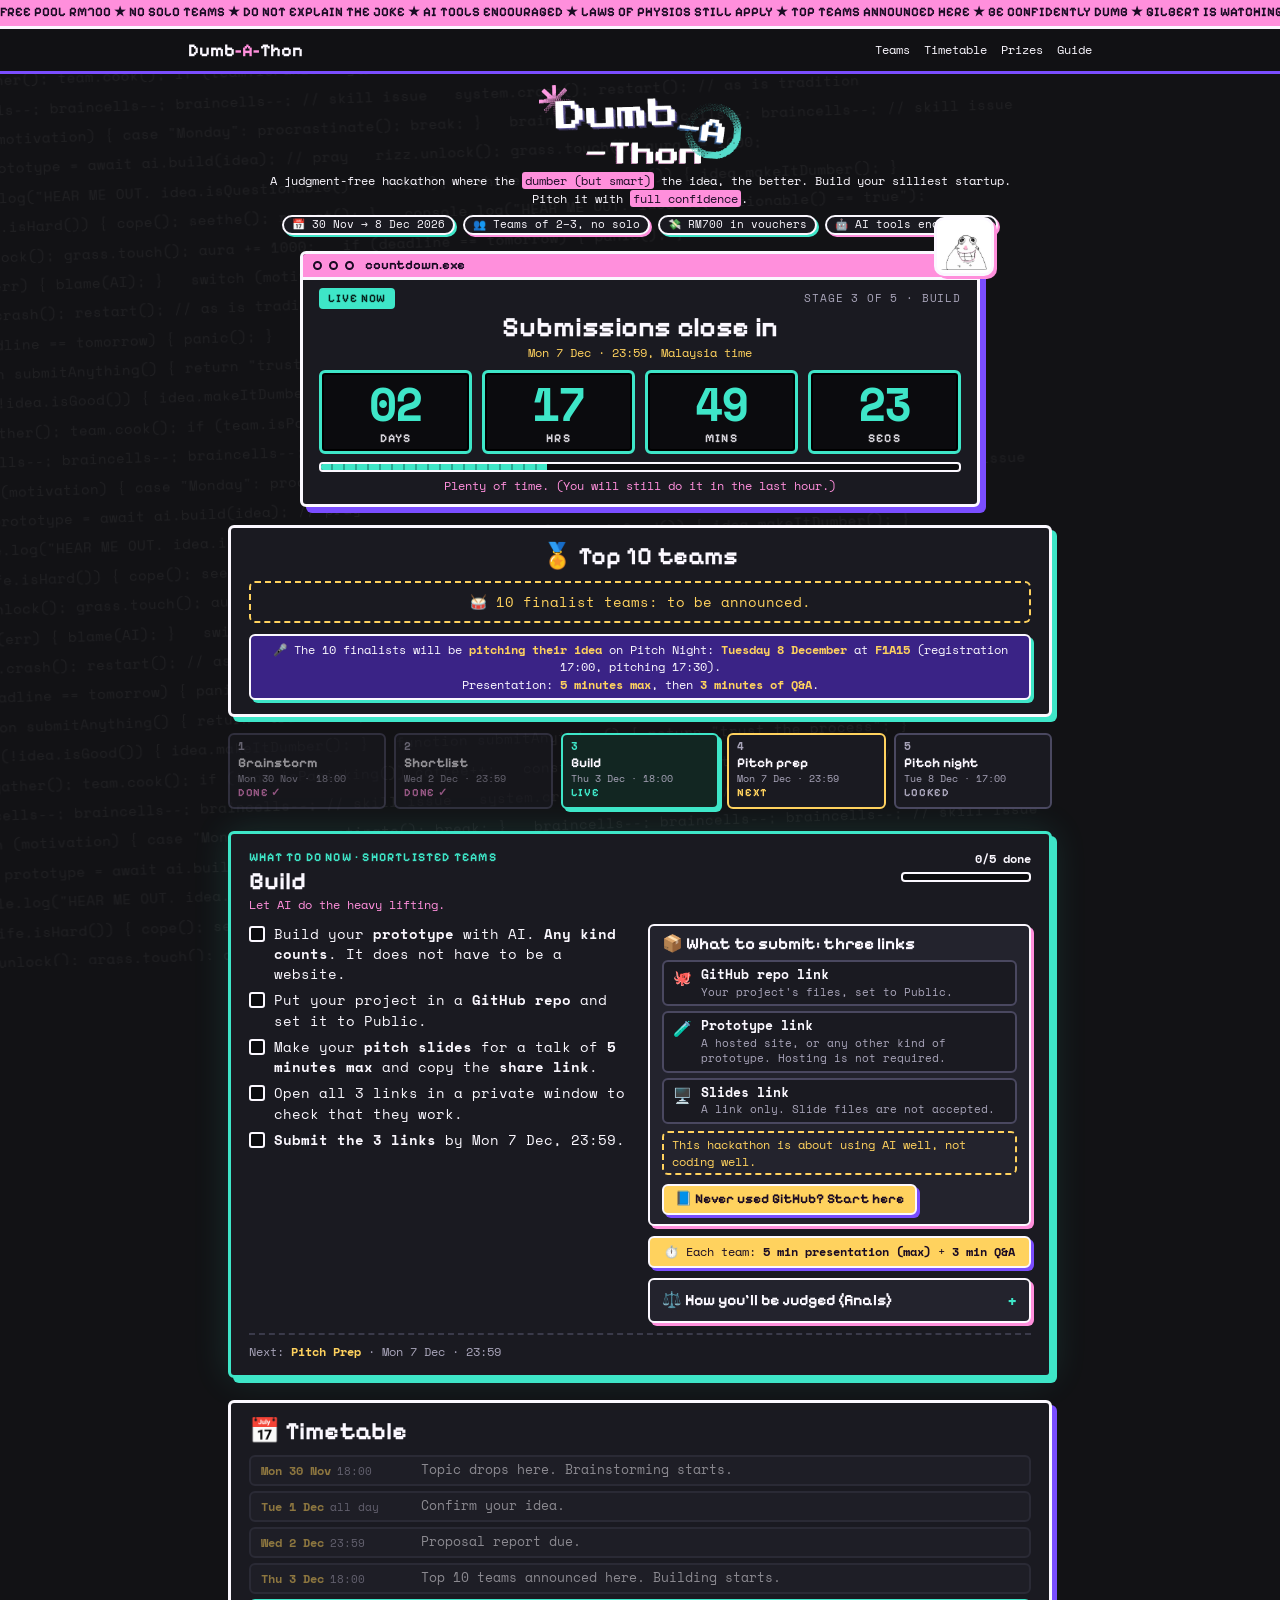
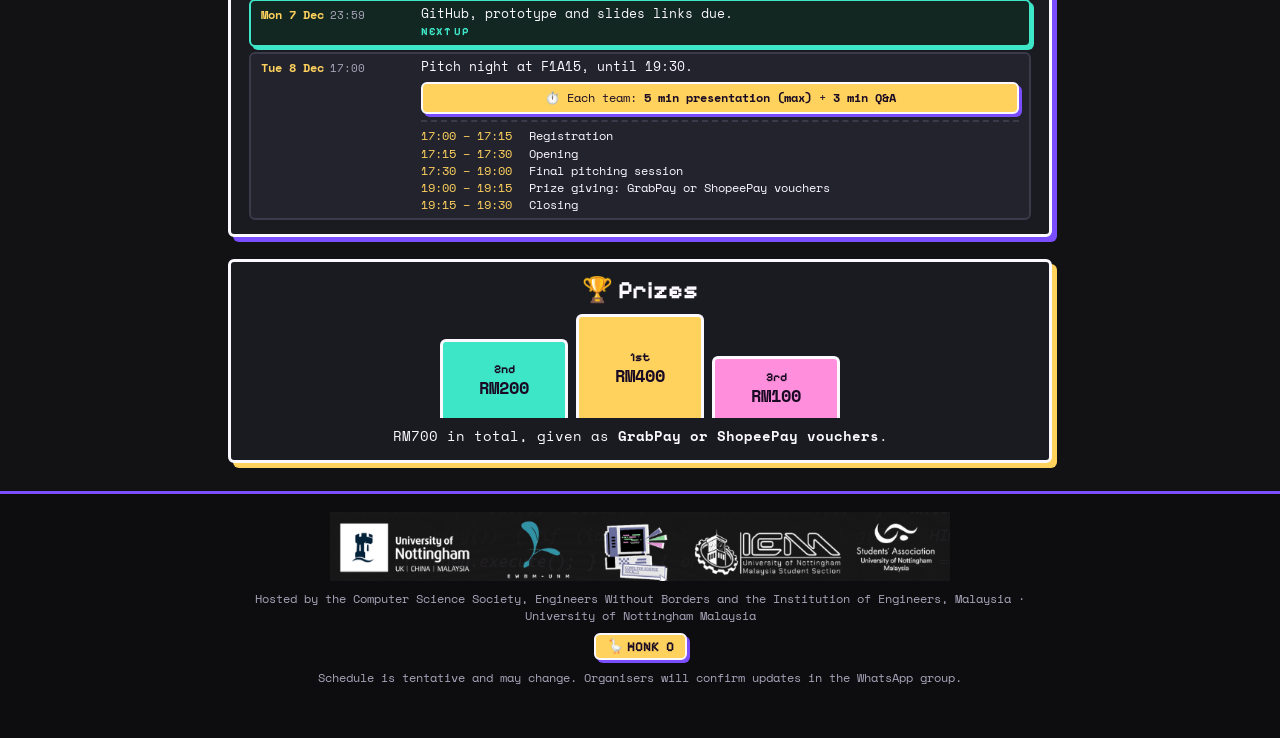
<file: index.html>
<!doctype html>
<html lang="en">
<head>
<meta charset="utf-8">
<meta name="viewport" content="width=device-width, initial-scale=1">
<title>Dumb-A-Thon 2026 | Live Tracker</title>
<meta name="description" content="Dumb-A-Thon 2026 live tracker: the countdown, the topic and what to do right now. 30 Nov to 8 Dec 2026. RM700 in vouchers.">
<meta name="theme-color" content="#121215">
<link rel="icon" href="data:image/svg+xml,%3Csvg xmlns='http://www.w3.org/2000/svg' viewBox='0 0 100 100'%3E%3Ctext y='.9em' font-size='90'%3E%F0%9F%AA%BF%3C/text%3E%3C/svg%3E">
<link rel="preconnect" href="https://fonts.googleapis.com">
<link rel="preconnect" href="https://fonts.gstatic.com" crossorigin>
<link href="https://fonts.googleapis.com/css2?family=Pixelify+Sans:wght@400..700&family=Space+Mono:wght@400;700&display=swap" rel="stylesheet">
<link rel="stylesheet" href="style.css">
</head>
<body>

<div class="code-bg" id="codeBg" aria-hidden="true"></div>
<div class="ticker" aria-hidden="true"><div class="ticker-track" id="tickerTrack"></div></div>

<header class="topbar" id="topbar">
  <div class="bar-inner">
    <div class="brand-slot">
      <a class="brand" href="#top">Dumb<b>-A-</b>Thon</a>
      <a class="mini" id="mini" href="#top" tabindex="-1"></a>
    </div>
    <nav class="nav" aria-label="Sections">
      <a href="#teams" id="teamsLink" hidden>Teams</a>
      <a href="#timetable">Timetable</a>
      <a href="#prizes">Prizes</a>
      <a href="guide.html" id="guideLink" hidden>Guide</a>
    </nav>
  </div>
</header>

<main class="wrap" id="top">

  <!-- HERO: logo, then the countdown in the middle -->
  <section class="hero" id="hero" data-mode="pre">
    <h1 class="logo"><img src="assets/logo.png" alt="Dumb-A-Thon" width="656" height="270"></h1>
    <p class="tagline">A judgment-free hackathon where the <mark>dumber (but smart)</mark> the idea, the better. Build your silliest startup. Pitch it with <mark>full confidence</mark>.</p>
    <ul class="chips">
      <li>📅 30 Nov → 8 Dec 2026</li>
      <li>👥 Teams of 2–3, no solo</li>
      <li>💸 RM700 in vouchers</li>
      <li>🤖 AI tools encouraged</li>
    </ul>

    <div class="countdown" id="countdown">
      <img class="sticker hero-sticker" src="assets/blob-grin.png" alt="">
      <div class="win">
        <div class="win-bar"><i></i><i></i><i></i><span id="winTitle">countdown.exe</span></div>
        <div class="win-body">
          <div class="panel-top">
            <span class="badge idle" id="badge">PRE-GAME</span>
            <span class="panel-step" id="stepText">Not started yet</span>
          </div>
          <h2 class="count-label" id="countLabel">Loading brain cells…</h2>
          <p class="when" id="when"></p>
          <div class="timer" id="timer" role="timer">
            <div class="digit"><b id="dD">00</b><span>days</span></div>
            <div class="digit"><b id="dH">00</b><span>hrs</span></div>
            <div class="digit"><b id="dM">00</b><span>mins</span></div>
            <div class="digit"><b id="dS">00</b><span>secs</span></div>
          </div>
          <div class="bar" id="stageBar" hidden aria-hidden="true"><i id="stageFill"></i></div>
          <p class="quip" id="quip"></p>
        </div>
      </div>
    </div>

    <!-- TOP TEAMS: right under the countdown from the shortlist stage. Edit teams.js to fill it in. -->
    <section class="card teams" id="teams" hidden aria-live="polite">
      <h2 id="teamsTitle">🏅 Top teams</h2>
      <div id="teamList"></div>
    </section>

    <ol class="track" id="steps" aria-label="Stages"></ol>
  </section>

  <!-- THE TOPIC -->
  <section class="card topic locked" id="topicCard" aria-live="polite">
    <img class="sticker" src="assets/blob-lollipop.png" alt="" width="110" height="112">
    <div id="topicBody"></div>
  </section>

  <!-- WHAT TO DO NOW: only the current stage is rendered here -->
  <section id="todo" aria-label="What to do now"></section>

  <section class="card" id="timetable">
    <h2>📅 Timetable</h2>
    <ol class="tt" id="ttList"></ol>
  </section>

  <section class="card prizes" id="prizes">
    <h2>🏆 Prizes</h2>
    <div class="podium" role="img" aria-label="Prizes: 1st RM400, 2nd RM200, 3rd RM100">
      <div class="pod p2"><span>2nd</span><b>RM200</b></div>
      <div class="pod p1"><span>1st</span><b>RM400</b></div>
      <div class="pod p3"><span>3rd</span><b>RM100</b></div>
    </div>
    <p>RM700 in total, given as <b>GrabPay or ShopeePay vouchers</b>.</p>
  </section>
</main>

<footer class="footer">
  <div class="wrap">
    <div class="partners" role="img" aria-label="University of Nottingham Malaysia, Engineers Without Borders, Computer Science Society, Institution of Engineers Malaysia, Students' Association"></div>
    <p class="muted small">Hosted by the Computer Science Society, Engineers Without Borders and the Institution of Engineers, Malaysia · University of Nottingham Malaysia</p>
    <button class="btn" id="honkBtn" type="button">🪿 HONK <span id="honkCount">0</span></button>
    <p class="muted small">Schedule is tentative and may change. Organisers will confirm updates in the WhatsApp group.</p>
  </div>
</footer>

<!-- Shown whenever the clock is simulated, so nobody mistakes it for real time -->
<div class="sim-banner" id="simBanner" hidden>
  <span>⚠️ SIMULATED TIME: <b id="simBannerTime">--</b></span>
  <button type="button" class="dbtn" id="simBannerDev">Dev panel</button>
  <button type="button" class="dbtn" id="simBannerReset">Back to real time</button>
</div>

<!-- 10-second topic drop countdown: full-screen, cannot be skipped -->
<div class="drop" id="drop" hidden data-mode="count" role="alert" aria-live="assertive">
  <div class="drop-inner">
    <p class="drop-label" id="dropLabel">TOPIC DROPS IN</p>
    <div class="drop-num" id="dropNum">10</div>
    <p class="drop-quip" id="dropQuip"></p>
  </div>
  <div class="confetti" id="confetti" aria-hidden="true"></div>
</div>

<!-- DEV PANEL: open with ?dev in the address, or Ctrl+Shift+D -->
<aside class="dev" id="devPanel" hidden aria-label="Developer time simulator">
  <div class="dev-bar">
    <b>🛠 DEV</b><span id="devMode">REAL TIME</span>
    <button type="button" id="devClose" aria-label="Close dev panel">✕</button>
  </div>
  <div class="dev-body">
    <div class="dev-now" id="devNow">--</div>
    <select id="devPresets" aria-label="Jump to a time"></select>
    <div class="dev-row">
      <input type="datetime-local" id="devInput" step="1" aria-label="Simulated date and time (MYT)">
      <button type="button" class="dbtn go" id="devSet">Set</button>
    </div>
    <div class="dev-row">
      <button type="button" class="dbtn" id="devPrev" title="Previous stage" aria-label="Previous stage">⏮</button>
      <button type="button" class="dbtn" id="devPlay" title="Pause / play" aria-label="Pause or play">⏸</button>
      <button type="button" class="dbtn" id="devNext" title="Next stage" aria-label="Next stage">⏭</button>
      <select id="devSpeed" aria-label="Clock speed">
        <option value="1">1×</option>
        <option value="10">10×</option>
        <option value="60">60×</option>
        <option value="600">600×</option>
        <option value="3600">3600×</option>
      </select>
    </div>
    <button type="button" class="dbtn reset" id="devReset">↺ Real time</button>
  </div>
</aside>

<script src="decor.js"></script>
<script src="teams.js"></script>
<script src="app.js"></script>
</body>
</html>
</file>
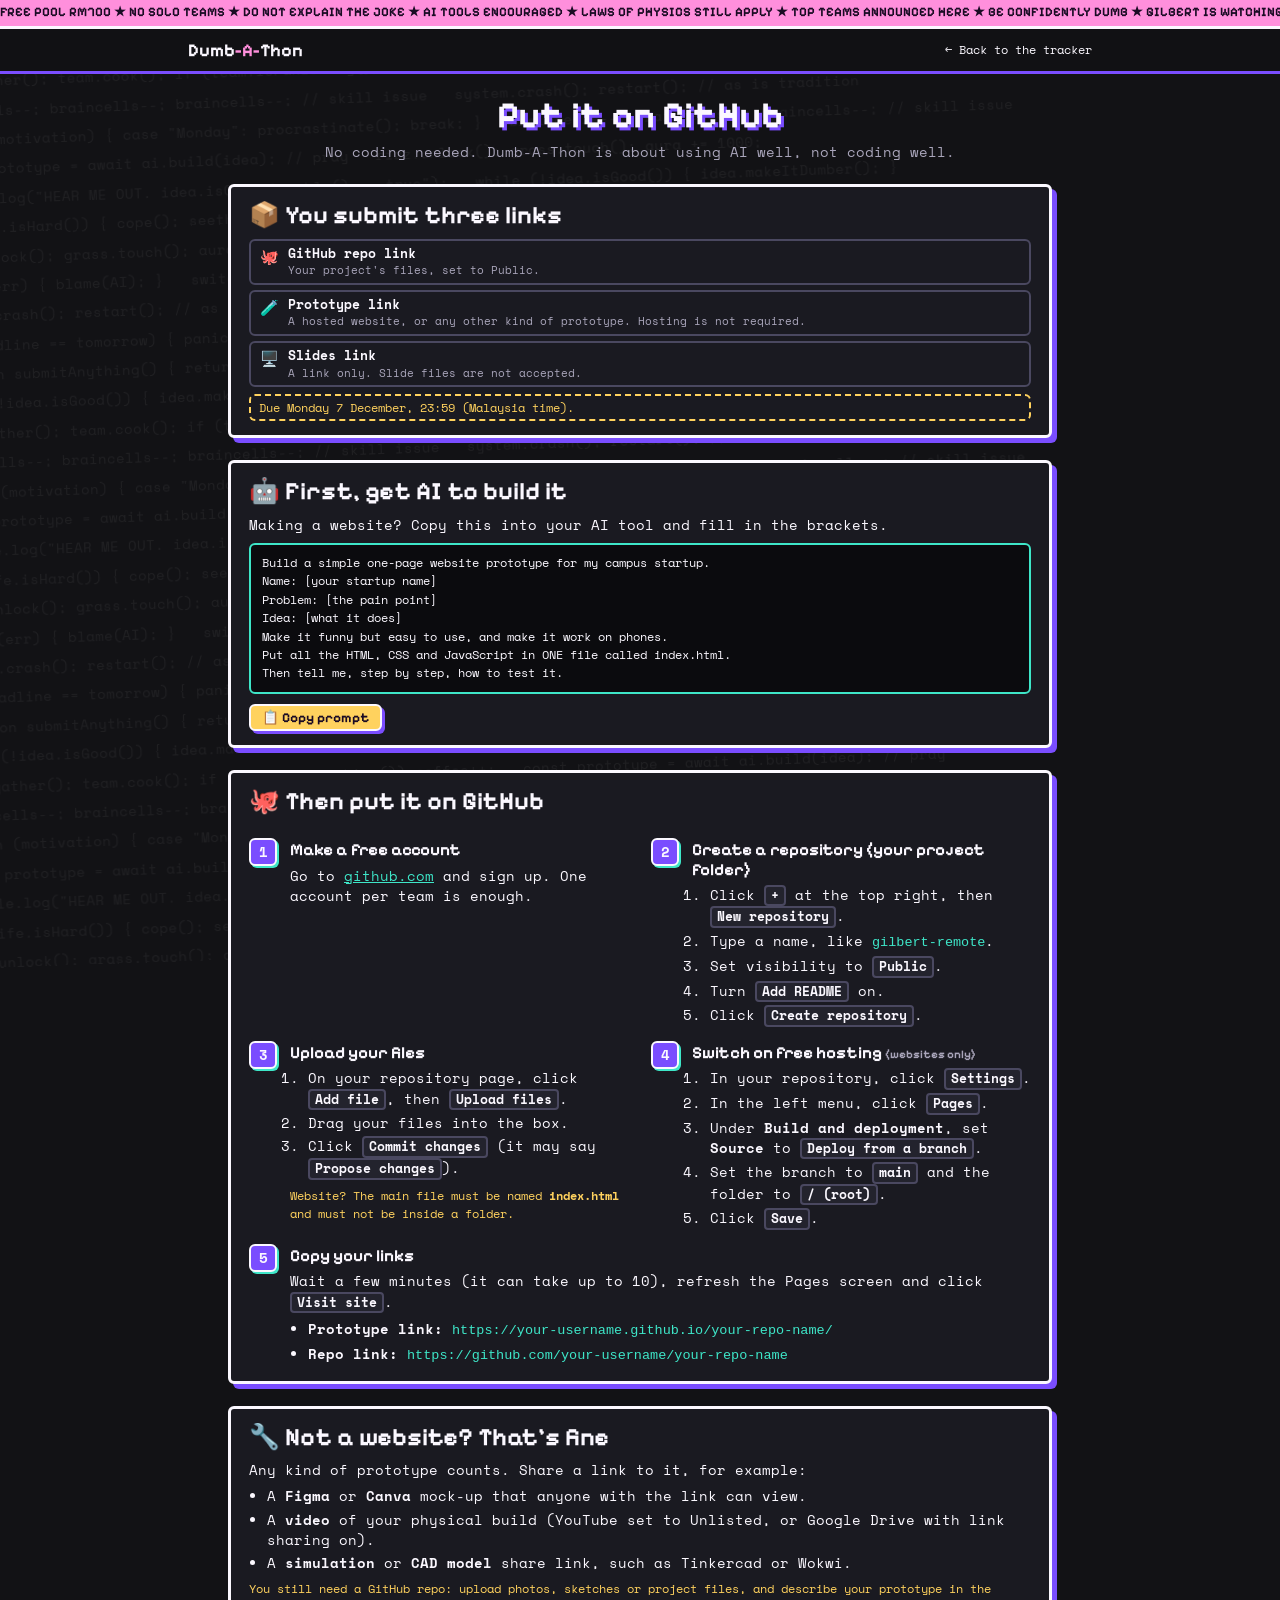
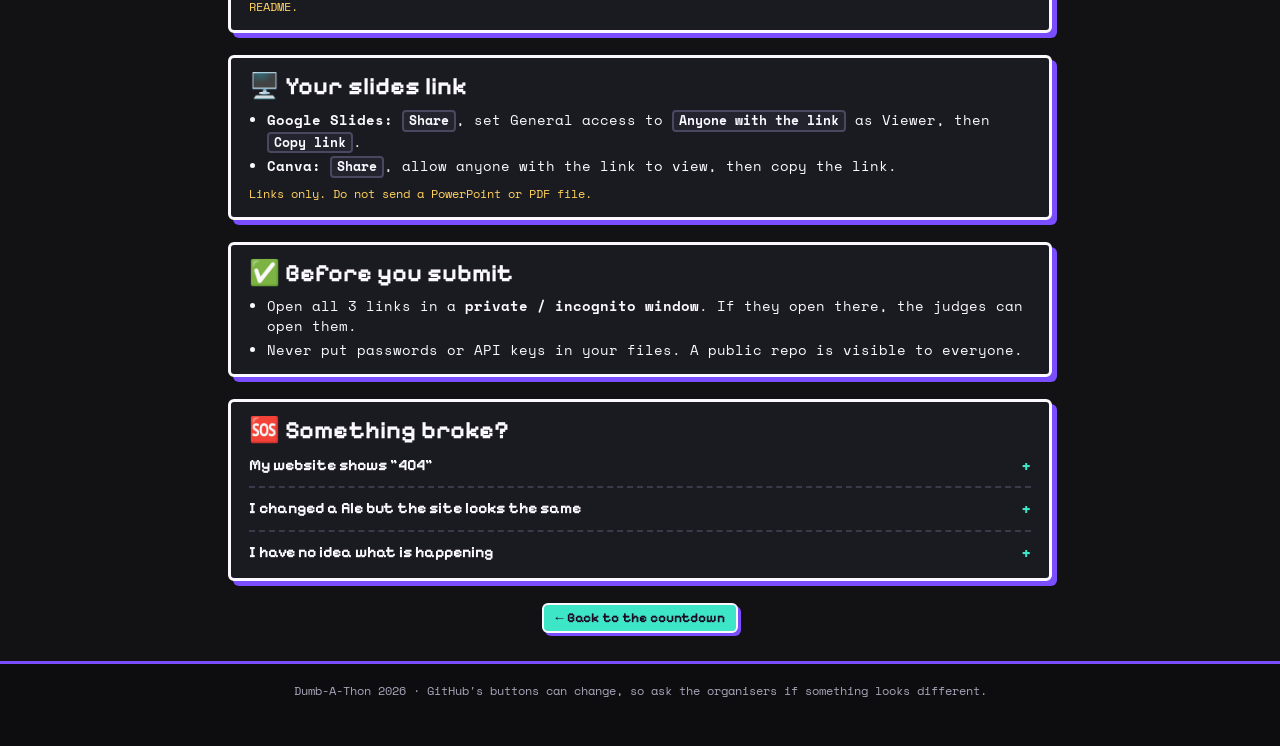
<file: guide.html>
<!doctype html>
<html lang="en">
<head>
<meta charset="utf-8">
<meta name="viewport" content="width=device-width, initial-scale=1">
<title>GitHub Guide | Dumb-A-Thon</title>
<meta name="description" content="No coding needed: how to put your Dumb-A-Thon project on GitHub, get a prototype link and share your slides.">
<meta name="theme-color" content="#121215">
<link rel="icon" href="data:image/svg+xml,%3Csvg xmlns='http://www.w3.org/2000/svg' viewBox='0 0 100 100'%3E%3Ctext y='.9em' font-size='90'%3E%F0%9F%AA%BF%3C/text%3E%3C/svg%3E">
<link rel="preconnect" href="https://fonts.googleapis.com">
<link rel="preconnect" href="https://fonts.gstatic.com" crossorigin>
<link href="https://fonts.googleapis.com/css2?family=Pixelify+Sans:wght@400..700&family=Space+Mono:wght@400;700&display=swap" rel="stylesheet">
<link rel="stylesheet" href="style.css">
</head>
<body class="guide">

<div class="code-bg" id="codeBg" aria-hidden="true"></div>
<div class="ticker" aria-hidden="true"><div class="ticker-track" id="tickerTrack"></div></div>

<header class="topbar">
  <div class="bar-inner">
    <div class="brand-slot"><a class="brand" href="index.html">Dumb<b>-A-</b>Thon</a></div>
    <nav class="nav" aria-label="Back"><a href="index.html">← Back to the tracker</a></nav>
  </div>
</header>

<main class="wrap">
  <h1>Put it on GitHub</h1>
  <p class="lead">No coding needed. Dumb-A-Thon is about using AI well, not coding well.</p>

  <section class="card">
    <h2>📦 You submit three links</h2>
    <ul class="links">
      <li><i>🐙</i><div><b>GitHub repo link</b><span>Your project's files, set to Public.</span></div></li>
      <li><i>🧪</i><div><b>Prototype link</b><span>A hosted website, or any other kind of prototype. Hosting is not required.</span></div></li>
      <li><i>🖥️</i><div><b>Slides link</b><span>A link only. Slide files are not accepted.</span></div></li>
    </ul>
    <p class="note">Due Monday 7 December, 23:59 (Malaysia time).</p>
  </section>

  <section class="card">
    <h2>🤖 First, get AI to build it</h2>
    <p>Making a website? Copy this into your AI tool and fill in the brackets.</p>
    <pre class="prompt" id="prompt">Build a simple one-page website prototype for my campus startup.
Name: [your startup name]
Problem: [the pain point]
Idea: [what it does]
Make it funny but easy to use, and make it work on phones.
Put all the HTML, CSS and JavaScript in ONE file called index.html.
Then tell me, step by step, how to test it.</pre>
    <button class="btn" type="button" id="copy">📋 Copy prompt</button>
  </section>

  <section class="card steps-card">
    <h2>🐙 Then put it on GitHub</h2>

    <div class="step">
      <span class="n">1</span>
      <div>
        <h3>Make a free account</h3>
        <p>Go to <a href="https://github.com" target="_blank" rel="noopener">github.com</a> and sign up. One account per team is enough.</p>
      </div>
    </div>

    <div class="step">
      <span class="n">2</span>
      <div>
        <h3>Create a repository (your project folder)</h3>
        <ol>
          <li>Click <span class="ui">+</span> at the top right, then <span class="ui">New repository</span>.</li>
          <li>Type a name, like <code>gilbert-remote</code>.</li>
          <li>Set visibility to <span class="ui">Public</span>.</li>
          <li>Turn <span class="ui">Add README</span> on.</li>
          <li>Click <span class="ui">Create repository</span>.</li>
        </ol>
      </div>
    </div>

    <div class="step">
      <span class="n">3</span>
      <div>
        <h3>Upload your files</h3>
        <ol>
          <li>On your repository page, click <span class="ui">Add file</span>, then <span class="ui">Upload files</span>.</li>
          <li>Drag your files into the box.</li>
          <li>Click <span class="ui">Commit changes</span> (it may say <span class="ui">Propose changes</span>).</li>
        </ol>
        <p class="tip">Website? The main file must be named <b>index.html</b> and must not be inside a folder.</p>
      </div>
    </div>

    <div class="step">
      <span class="n">4</span>
      <div>
        <h3>Switch on free hosting <span class="muted small">(websites only)</span></h3>
        <ol>
          <li>In your repository, click <span class="ui">Settings</span>.</li>
          <li>In the left menu, click <span class="ui">Pages</span>.</li>
          <li>Under <b>Build and deployment</b>, set <b>Source</b> to <span class="ui">Deploy from a branch</span>.</li>
          <li>Set the branch to <span class="ui">main</span> and the folder to <span class="ui">/ (root)</span>.</li>
          <li>Click <span class="ui">Save</span>.</li>
        </ol>
      </div>
    </div>

    <div class="step">
      <span class="n">5</span>
      <div>
        <h3>Copy your links</h3>
        <p>Wait a few minutes (it can take up to 10), refresh the Pages screen and click <span class="ui">Visit site</span>.</p>
        <ul class="plain">
          <li><b>Prototype link:</b> <code>https://your-username.github.io/your-repo-name/</code></li>
          <li><b>Repo link:</b> <code>https://github.com/your-username/your-repo-name</code></li>
        </ul>
      </div>
    </div>
  </section>

  <section class="card">
    <h2>🔧 Not a website? That's fine</h2>
    <p>Any kind of prototype counts. Share a link to it, for example:</p>
    <ul class="plain">
      <li>A <b>Figma</b> or <b>Canva</b> mock-up that anyone with the link can view.</li>
      <li>A <b>video</b> of your physical build (YouTube set to Unlisted, or Google Drive with link sharing on).</li>
      <li>A <b>simulation</b> or <b>CAD model</b> share link, such as Tinkercad or Wokwi.</li>
    </ul>
    <p class="tip">You still need a GitHub repo: upload photos, sketches or project files, and describe your prototype in the README.</p>
  </section>

  <section class="card">
    <h2>🖥️ Your slides link</h2>
    <ul class="plain">
      <li><b>Google Slides:</b> <span class="ui">Share</span>, set General access to <span class="ui">Anyone with the link</span> as Viewer, then <span class="ui">Copy link</span>.</li>
      <li><b>Canva:</b> <span class="ui">Share</span>, allow anyone with the link to view, then copy the link.</li>
    </ul>
    <p class="tip">Links only. Do not send a PowerPoint or PDF file.</p>
  </section>

  <section class="card">
    <h2>✅ Before you submit</h2>
    <ul class="plain">
      <li>Open all 3 links in a <b>private / incognito window</b>. If they open there, the judges can open them.</li>
      <li>Never put passwords or API keys in your files. A public repo is visible to everyone.</li>
    </ul>
  </section>

  <section class="card">
    <h2>🆘 Something broke?</h2>
    <details>
      <summary>My website shows "404"</summary>
      <p>Check that the file is called index.html (all lowercase), is not inside a folder, and that Pages is saved with the main branch. Then wait 10 minutes.</p>
    </details>
    <details>
      <summary>I changed a file but the site looks the same</summary>
      <p>Upload the new file again, wait a few minutes, then hard-refresh with Ctrl+Shift+R (Cmd+Shift+R on a Mac).</p>
    </details>
    <details>
      <summary>I have no idea what is happening</summary>
      <p>Take a screenshot or copy the error message, paste it into your AI tool and ask it to explain the fix step by step.</p>
    </details>
  </section>

  <p class="center"><a class="btn alt" href="index.html">← Back to the countdown</a></p>
</main>

<footer class="footer">
  <div class="wrap"><p class="muted small">Dumb-A-Thon 2026 · GitHub's buttons can change, so ask the organisers if something looks different.</p></div>
</footer>

<script src="decor.js"></script>
<script>
  document.getElementById('copy').addEventListener('click', async (e) => {
    const btn = e.currentTarget;
    const pre = document.getElementById('prompt');
    try {
      await navigator.clipboard.writeText(pre.textContent);
      btn.textContent = '✓ Copied';
    } catch {
      const range = document.createRange();
      range.selectNodeContents(pre);
      getSelection().removeAllRanges();
      getSelection().addRange(range);
      btn.textContent = 'Selected. Press Ctrl+C';
    }
    setTimeout(() => { btn.textContent = '📋 Copy prompt'; }, 2500);
  });
</script>
</body>
</html>
</file>
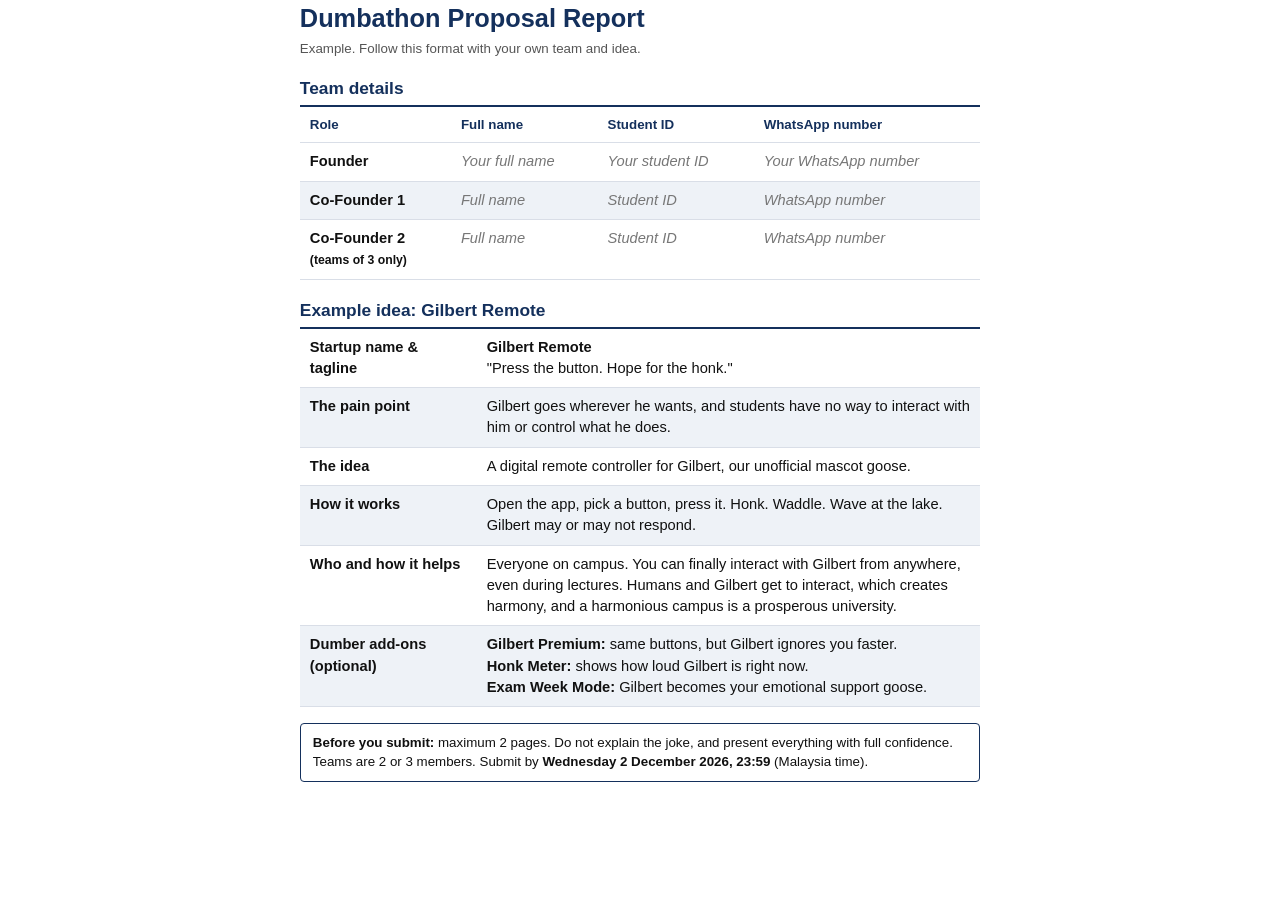
<file: proposal/example.html>
<!doctype html>
<html lang="en">
<head>
<meta charset="utf-8">
<meta name="viewport" content="width=device-width, initial-scale=1">
<title>Dumbathon Proposal Example</title>
<!-- Source of assets/Dumbathon_Proposal_Example.pdf. Edit this, then print it to PDF again. -->
<style>
  @page { size: A4; margin: 16mm 15mm; }
  * { box-sizing: border-box; }
  body { margin: 0; font-family: Arial, Helvetica, sans-serif; font-size: 11pt; line-height: 1.45; color: #111; background: #fff; }
  main { max-width: 180mm; margin: 0 auto; }
  h1 { font-size: 19pt; color: #14305c; margin: 0 0 2px; }
  .sub { margin: 0 0 14px; color: #555; font-size: 10pt; }
  h2 { font-size: 13pt; color: #14305c; margin: 18px 0 0; padding-bottom: 4px; border-bottom: 2px solid #14305c; }
  table { width: 100%; border-collapse: collapse; }
  th, td { text-align: left; vertical-align: top; padding: 8px 10px; border-bottom: 1px solid #d9dee7; }
  tbody tr:nth-child(even) { background: #eef2f7; }
  .idea th { width: 26%; }
  .team thead th { font-size: 10pt; color: #14305c; }
  .blank { color: #777; font-style: italic; }
  .addons p { margin: 0; }
  .rules { margin-top: 16px; border: 1.5px solid #14305c; border-radius: 4px; padding: 9px 12px; font-size: 10pt; }
  tr, .rules { break-inside: avoid; }
</style>
</head>
<body>
<main>
  <h1>Dumbathon Proposal Report</h1>
  <p class="sub">Example. Follow this format with your own team and idea.</p>

  <h2>Team details</h2>
  <table class="team">
    <thead>
      <tr><th>Role</th><th>Full name</th><th>Student ID</th><th>WhatsApp number</th></tr>
    </thead>
    <tbody>
      <tr><th>Founder</th><td class="blank">Your full name</td><td class="blank">Your student ID</td><td class="blank">Your WhatsApp number</td></tr>
      <tr><th>Co-Founder 1</th><td class="blank">Full name</td><td class="blank">Student ID</td><td class="blank">WhatsApp number</td></tr>
      <tr><th>Co-Founder 2<br><small>(teams of 3 only)</small></th><td class="blank">Full name</td><td class="blank">Student ID</td><td class="blank">WhatsApp number</td></tr>
    </tbody>
  </table>

  <h2>Example idea: Gilbert Remote</h2>
  <table class="idea">
    <tbody>
      <tr><th>Startup name &amp; tagline</th><td><b>Gilbert Remote</b><br>"Press the button. Hope for the honk."</td></tr>
      <tr><th>The pain point</th><td>Gilbert goes wherever he wants, and students have no way to interact with him or control what he does.</td></tr>
      <tr><th>The idea</th><td>A digital remote controller for Gilbert, our unofficial mascot goose.</td></tr>
      <tr><th>How it works</th><td>Open the app, pick a button, press it. Honk. Waddle. Wave at the lake. Gilbert may or may not respond.</td></tr>
      <tr><th>Who and how it helps</th><td>Everyone on campus. You can finally interact with Gilbert from anywhere, even during lectures. Humans and Gilbert get to interact, which creates harmony, and a harmonious campus is a prosperous university.</td></tr>
      <tr><th>Dumber add-ons (optional)</th><td class="addons">
        <p><b>Gilbert Premium:</b> same buttons, but Gilbert ignores you faster.</p>
        <p><b>Honk Meter:</b> shows how loud Gilbert is right now.</p>
        <p><b>Exam Week Mode:</b> Gilbert becomes your emotional support goose.</p>
      </td></tr>
    </tbody>
  </table>

  <p class="rules"><b>Before you submit:</b> maximum 2 pages. Do not explain the joke, and present everything with full confidence. Teams are 2 or 3 members. Submit by <b>Wednesday 2 December 2026, 23:59</b> (Malaysia time).</p>
</main>
</body>
</html>
</file>
<file: style.css>
/* Dumb-A-Thon: the poster look (code backdrop, ticker, pixel headings, chunky borders and hard shadows)
   around a centred countdown. Sized so that each block fits on one laptop screen.
   Shared by index.html and guide.html. */
:root {
  --bg: #121215;
  --panel: #1a1a21;
  --panel2: #23232d;
  --ink: #fbf8ff;
  --muted: #a9a5ba;
  --pink: #ff8fdc;
  --teal: #3ee6c8;
  --purple: #7a4dff;
  --yellow: #ffd25e;
  --orange: #ff9b3d;
  --red: #ff4d6d;
  --pix: 'Pixelify Sans', 'Silkscreen', ui-monospace, monospace;
  --mono: 'Space Mono', ui-monospace, Menlo, Consolas, monospace;
  /* numbers use the plain mono font: the pixel font made 8 look like 2 */
  --num: 'Space Mono', ui-monospace, Menlo, Consolas, monospace;
  color-scheme: dark;
}

*, *::before, *::after { box-sizing: border-box; }
[hidden] { display: none !important; }
html { scroll-behavior: smooth; -webkit-text-size-adjust: 100%; scroll-padding-top: 54px; }
body { margin: 0; background: var(--bg); color: var(--ink); font-family: var(--mono); font-size: 13.5px; line-height: 1.5; overflow-x: hidden; }
img { max-width: 100%; display: block; }
a { color: var(--teal); }
h1, h2, h3 { font-family: var(--pix); line-height: 1.15; margin: 0; font-weight: 700; }
h2 { font-size: clamp(1.25rem, 3.4vw, 1.55rem); }
h3 { font-size: 1.05rem; }
p { margin: 0; }
mark { background: var(--pink); color: #1a0b24; padding: 0 .25em; border-radius: 3px; }
.muted { color: var(--muted); }
.small { font-size: 11.5px; }
.wrap { max-width: 880px; margin-inline: auto; padding-inline: clamp(14px, 3vw, 28px); }
:focus-visible { outline: 3px solid var(--yellow); outline-offset: 3px; }

/* ---------- decorative code background ---------- */
.code-bg {
  position: fixed; inset: -5%; z-index: 0; pointer-events: none; user-select: none; overflow: hidden;
  font-size: 14px; line-height: 2.1; color: #fff; opacity: .055; white-space: pre; transform: rotate(-2deg);
}
.ticker, .topbar, main, .footer { position: relative; z-index: 1; }

/* ---------- ticker ---------- */
.ticker { background: var(--pink); color: #1a0b24; font-family: var(--pix); font-weight: 700; font-size: 13px; border-bottom: 3px solid var(--ink); overflow: hidden; white-space: nowrap; }
.ticker-track { display: inline-block; padding: 3px 0; animation: marq 45s linear infinite; }
@keyframes marq { to { transform: translateX(-50%); } }

/* ---------- top bar ---------- */
.topbar { position: sticky; top: 0; z-index: 50; background: rgba(18, 18, 21, .93); backdrop-filter: blur(6px); border-bottom: 3px solid var(--purple); }
.bar-inner { max-width: 960px; margin-inline: auto; padding-inline: clamp(14px, 3vw, 28px); height: 42px; display: flex; align-items: center; gap: 12px; }
.brand-slot { position: relative; flex: 1; min-width: 0; height: 100%; overflow: hidden; }
.brand, .mini { position: absolute; left: 0; right: 0; top: 50%; text-decoration: none; color: var(--ink); white-space: nowrap; overflow: hidden; text-overflow: ellipsis; transition: transform .25s, opacity .25s; }
.brand { transform: translateY(-50%); font-family: var(--pix); font-weight: 700; font-size: 18px; }
.brand b { color: var(--pink); }
.mini { transform: translateY(40%); opacity: 0; pointer-events: none; font-family: var(--num); font-weight: 700; font-size: 12px; color: var(--teal); font-variant-numeric: tabular-nums; }
.topbar.scrolled .brand { transform: translateY(-170%); opacity: 0; pointer-events: none; }
.topbar.scrolled .mini { transform: translateY(-50%); opacity: 1; pointer-events: auto; }
.nav { display: flex; gap: 14px; }
.nav a { color: var(--ink); text-decoration: none; font-size: 12px; }
.nav a:hover { color: var(--pink); text-decoration: underline; text-underline-offset: 4px; }

/* ---------- hero: logo, then the countdown in the middle ---------- */
.hero { text-align: center; padding-top: 8px; }
.logo { margin: 0; }
.logo img { width: min(210px, 52vw); height: auto; margin: 0 auto; }
.tagline { max-width: 62em; margin: 4px auto 0; font-size: 12px; }
.chips { list-style: none; margin: 7px 0 0; padding: 0; display: flex; flex-wrap: wrap; justify-content: center; gap: 8px; }
.chips li { border: 2px solid var(--ink); background: var(--panel); padding: 0 8px; border-radius: 99px; font-size: 10.5px; }
.chips li:nth-child(odd) { box-shadow: 2px 2px 0 var(--teal); }
.chips li:nth-child(even) { box-shadow: 2px 2px 0 var(--pink); }

.countdown { position: relative; max-width: 680px; margin: 16px auto 0; }
.sticker { background: #fff; border: 3px solid var(--ink); border-radius: 10px; padding: 3px; box-shadow: 3px 3px 0 var(--pink); object-fit: contain; height: auto; }
.hero-sticker { position: absolute; right: -14px; top: -34px; width: 60px; z-index: 3; animation: bob 3.2s ease-in-out infinite; }
@keyframes bob { 0%, 100% { transform: rotate(8deg); } 50% { transform: rotate(-3deg) translateY(-6px); } }

/* retro window */
.win { border: 3px solid var(--ink); background: var(--panel); box-shadow: 6px 6px 0 var(--purple); border-radius: 6px; overflow: hidden; }
.win-bar { display: flex; align-items: center; gap: 7px; background: var(--pink); color: #1a0b24; padding: 2px 10px; border-bottom: 3px solid var(--ink); font-family: var(--pix); font-weight: 700; font-size: 13px; text-align: left; }
.win-bar i { width: 9px; height: 9px; border: 2px solid #1a0b24; border-radius: 50%; display: inline-block; }
.win-bar span { margin-left: 4px; }
.win-body { padding: 8px 16px 10px; }
.panel-top { display: flex; align-items: center; justify-content: space-between; gap: 10px; }
.panel-step { font-size: 10.5px; color: var(--muted); text-transform: uppercase; letter-spacing: .08em; text-align: right; }
.count-label { margin-top: 2px; font-size: clamp(1.3rem, 4vw, 1.75rem); }
.when { color: var(--yellow); font-size: 12px; }

.timer { display: grid; grid-template-columns: repeat(4, minmax(0, 1fr)); gap: clamp(6px, 1.4vw, 10px); margin: 8px 0; }
.digit { background: #0b0b0e; border: 3px solid var(--teal); border-radius: 6px; padding: 8px 2px 4px; box-shadow: inset 0 0 0 2px #000; overflow: hidden; }
.digit b { display: block; font-family: var(--num); font-weight: 700; font-size: clamp(1.7rem, 7vw, 2.9rem); line-height: 1; letter-spacing: -.04em; color: var(--teal); font-variant-numeric: tabular-nums; }
.digit b.roll { animation: roll .35s ease-out; }
@keyframes roll { from { transform: translateY(-38%); opacity: 0; } }
.digit span { display: block; margin-top: 2px; font-family: var(--pix); font-weight: 700; font-size: 12px; text-transform: uppercase; letter-spacing: .1em; color: var(--ink); opacity: .85; }
.bar { height: 10px; border: 2px solid var(--ink); border-radius: 4px; background: #0b0b0e; overflow: hidden; }
.bar > i { display: block; height: 100%; width: 0; background: repeating-linear-gradient(90deg, var(--teal) 0 10px, #26a893 10px 12px); transition: width .6s ease; }
.quip { margin-top: 5px; font-size: 11.5px; color: var(--pink); min-height: 1.5em; }

.hero.warn .digit { border-color: var(--yellow); }
.hero.warn .digit b { color: var(--yellow); }
.hero.panic .win { border-color: var(--red); box-shadow: 6px 6px 0 var(--red); animation: shake .35s infinite; }
.hero.panic .win-bar { background: var(--red); color: #fff; }
.hero.panic .win-bar i { border-color: #fff; }
.hero.panic .digit { border-color: var(--red); }
.hero.panic .digit b { color: var(--red); }
.hero.panic .bar > i { background: repeating-linear-gradient(90deg, var(--red) 0 10px, #a82b43 10px 12px); }
@keyframes shake { 0%, 100% { transform: translate(0, 0); } 25% { transform: translate(-2px, 1px); } 50% { transform: translate(2px, -1px); } 75% { transform: translate(-1px, -2px); } }

/* ---------- badges ---------- */
.badge { display: inline-block; flex: none; white-space: nowrap; font-family: var(--pix); font-weight: 700; font-size: 11.5px; letter-spacing: .08em; text-transform: uppercase; padding: 0 7px; border: 2px solid currentColor; border-radius: 4px; }
.badge.live { color: #06231d; background: var(--teal); border-color: var(--teal); animation: blink 1.4s steps(2, jump-none) infinite; }
.badge.done { color: var(--pink); }
.badge.idle { color: var(--yellow); }
@keyframes blink { 50% { opacity: .55; } }

/* ---------- timeline strip ---------- */
.track { list-style: none; margin: 16px 0 0; padding: 0; display: grid; grid-template-columns: repeat(5, minmax(0, 1fr)); gap: 8px; text-align: left; }
.trk { border: 2px solid #4a4860; background: var(--panel); border-radius: 6px; padding: 4px 8px 5px; display: grid; gap: 1px; min-width: 0; align-content: start; }
.trk .n { font-family: var(--num); font-weight: 700; font-size: 10.5px; color: var(--muted); }
.trk b { font-family: var(--pix); font-size: 13.5px; line-height: 1.15; }
.trk small { font-size: 9.5px; color: var(--muted); line-height: 1.3; }
.trk em { font-style: normal; font-family: var(--pix); font-weight: 700; font-size: 11px; letter-spacing: .06em; color: var(--muted); }
.trk.live { border-color: var(--teal); background: #122622; box-shadow: 3px 3px 0 var(--teal); }
.trk.live em, .trk.live .n { color: var(--teal); }
.trk.done { opacity: .55; }
.trk.done em { color: var(--pink); }
.trk.next { border-color: var(--yellow); }
.trk.next em { color: var(--yellow); }

/* ---------- cards ---------- */
.card { border: 3px solid var(--ink); background: var(--panel); box-shadow: 5px 5px 0 var(--purple); padding: 14px 18px; border-radius: 6px; }
main > .card, #todo { margin-top: 22px; }
.eyebrow { font-family: var(--pix); font-weight: 700; text-transform: uppercase; letter-spacing: .1em; font-size: 12px; color: var(--teal); }

/* topic */
.topic { position: relative; text-align: center; box-shadow: 5px 5px 0 var(--pink); }
.topic > .sticker { position: absolute; right: -10px; top: -24px; width: 56px; transform: rotate(8deg); }
.topic-text { font-weight: 700; font-size: clamp(1.15rem, 3.6vw, 1.55rem); line-height: 1.3; margin: 4px 0; overflow-wrap: anywhere; }
.topic.locked .topic-text { font-size: clamp(1.1rem, 4.4vw, 1.55rem); color: var(--pink); filter: blur(1.4px); white-space: nowrap; overflow: hidden; user-select: none; }
/* after the drop the topic sits at the top of the to-do card */
.topic-open { position: relative; text-align: center; margin-bottom: 12px; padding-bottom: 12px; border-bottom: 2px dashed #3a3a4a; }
.topic-open .sticker { position: absolute; right: -28px; top: -36px; width: 56px; transform: rotate(8deg); }
.topic-open .topic-text { margin: 0 0 4px; animation: reveal .8s cubic-bezier(.2, 1.4, .4, 1) both; }
.brief { text-align: left; font-size: 12.5px; line-height: 1.65; }
@keyframes reveal { from { transform: scale(.6); opacity: 0; filter: blur(8px); } }

/* "right now" card */
#todo .card { border-color: var(--teal); box-shadow: 5px 5px 0 var(--teal), 0 0 36px rgba(62, 230, 200, .14); }
#todo[data-kind=pre] .card { border-color: var(--yellow); box-shadow: 5px 5px 0 var(--yellow); }
#todo[data-kind=post] .card { border-color: var(--pink); box-shadow: 5px 5px 0 var(--pink); }
.card-head { display: flex; justify-content: space-between; align-items: flex-start; flex-wrap: wrap; gap: 8px; }
.card-head h2 { margin: 1px 0; }
.stage-tag { color: var(--pink); font-size: 11.5px; }
.progress { min-width: 130px; text-align: right; }
.progress b { font-size: 12px; }
.meter { height: 10px; margin-top: 4px; border: 2px solid var(--ink); border-radius: 4px; background: #0b0b0e; overflow: hidden; }
.meter i { display: block; height: 100%; width: 0; background: repeating-linear-gradient(90deg, var(--teal) 0 8px, #26a893 8px 10px); transition: width .4s; }
/* list on the left, the stage's info on the right (one column on narrow screens) */
.todo-body > * { margin-top: 10px; min-width: 0; }
.extras > :first-child { margin-top: 0; }
.tasks { list-style: none; padding: 0; display: grid; gap: 6px; align-content: start; }
.tasks label { display: flex; gap: 9px; align-items: flex-start; cursor: pointer; transition: transform .15s; }
.tasks label:hover { transform: translateX(3px); }
.tasks input { appearance: none; -webkit-appearance: none; flex: none; width: 16px; height: 16px; margin: 2px 0 0; border: 2px solid var(--ink); background: #0b0b0e; border-radius: 3px; display: grid; place-content: center; cursor: pointer; }
.tasks input:checked { background: var(--teal); border-color: var(--teal); animation: pop .3s ease; }
.tasks input:checked::after { content: '✓'; color: #06231d; font-weight: 700; font-size: 11px; line-height: 1; }
.tasks input:checked + span { text-decoration: line-through; color: var(--muted); }
@keyframes pop { 50% { transform: scale(1.35); } }
.upnext { margin-top: 10px; padding-top: 8px; border-top: 2px dashed #3a3a4a; font-size: 12px; color: var(--muted); }
.upnext b { color: var(--yellow); }

/* blocks inside the card */
.box { margin-top: 10px; border: 2px solid var(--ink); background: var(--panel2); box-shadow: 3px 3px 0 var(--pink); padding: 9px 12px; border-radius: 6px; }
.box h3 { margin-bottom: 6px; }
.note { margin-top: 7px; border: 2px dashed var(--yellow); padding: 3px 8px; border-radius: 6px; color: var(--yellow); font-size: 11.5px; }
.actions { display: flex; flex-wrap: wrap; gap: 10px; margin-top: 9px; }
summary { cursor: pointer; font-family: var(--pix); font-weight: 700; font-size: .98rem; list-style: none; display: flex; justify-content: space-between; align-items: center; gap: 10px; }
summary::-webkit-details-marker { display: none; }
summary::after { content: '+'; font-family: var(--num); font-size: 17px; line-height: 1; color: var(--teal); transition: transform .2s; }
details[open] > summary::after { transform: rotate(45deg); }

.format { list-style: none; counter-reset: f; margin: 0; padding: 0; display: grid; gap: 3px; font-size: 12.5px; }
.format li { counter-increment: f; display: grid; grid-template-columns: 19px 1fr; column-gap: 8px; align-items: center; }
.format li::before { content: counter(f); grid-row: span 2; align-self: start; width: 18px; height: 18px; display: grid; place-items: center; border: 2px solid var(--ink); border-radius: 4px; background: var(--purple); font-weight: 700; font-size: 10px; }
.format li span { grid-column: 2; font-size: 10.5px; line-height: 1.4; color: var(--muted); }

.links { list-style: none; margin: 0; padding: 0; display: grid; gap: 5px; }
.links li { display: flex; gap: 9px; padding: 4px 9px; border: 2px solid #4a4860; border-radius: 6px; background: var(--panel); }
.links i { font-style: normal; font-size: 15px; }
.links b { display: block; font-size: 12.5px; }
.links span { display: block; font-size: 11px; line-height: 1.4; color: var(--muted); }

.crit { display: grid; gap: 7px; margin-top: 8px; }
.crit-top { display: flex; justify-content: space-between; align-items: baseline; gap: 10px; }
.crit-top b { font-family: var(--pix); font-size: 13.5px; }
.crit-top span { font-weight: 700; font-size: 13px; color: var(--pink); }
.crit .small { font-size: 10.5px; line-height: 1.4; }
.crit-bar { height: 8px; margin: 2px 0; border: 2px solid var(--ink); background: #0b0b0e; border-radius: 3px; overflow: hidden; }
.crit-bar i { display: block; height: 100%; width: var(--w); background: repeating-linear-gradient(90deg, var(--pink) 0 8px, #c9609f 8px 10px); animation: grow 1s ease; }
@keyframes grow { from { width: 0; } }

.itin { list-style: none; margin: 4px 0 0; padding: 0; display: grid; gap: 2px; }
.itin li { display: grid; grid-template-columns: 96px 1fr; gap: 8px; padding: 2px 6px; border-radius: 4px; font-size: 11.5px; }
.itin time { color: var(--yellow); font-size: 11px; font-variant-numeric: tabular-nums; }
.itin li.now { background: rgba(255, 143, 220, .15); outline: 2px solid var(--pink); }
.itin li.past { opacity: .45; }

.goose { display: block; width: 100%; max-width: 230px; margin: 10px auto 0; padding: 0; border: 3px solid var(--ink); border-radius: 8px; background: #000; overflow: hidden; cursor: pointer; position: relative; box-shadow: 3px 3px 0 var(--teal); font: inherit; }
.goose img { width: 100%; aspect-ratio: 411 / 300; object-fit: cover; object-position: top; transition: transform .15s; }
.goose:active img { transform: scale(1.06) rotate(-1.5deg); }
.goose span { position: absolute; left: 6px; bottom: 6px; background: var(--pink); color: #1a0b24; font-family: var(--pix); font-weight: 700; font-size: 11px; padding: 0 6px; border: 2px solid #1a0b24; border-radius: 4px; }

/* plain notes for stages with nothing to tick off */
.notes { list-style: none; padding: 0; display: grid; gap: 6px; align-content: start; }
.notes li { position: relative; padding-left: 18px; }
.notes li::before { content: '▸'; position: absolute; left: 1px; color: var(--teal); }

/* timetable */
.tt { list-style: none; margin: 9px 0 0; padding: 0; display: grid; gap: 5px; }
.tt li { display: grid; grid-template-columns: 148px 1fr; gap: 12px; align-items: start; padding: 4px 10px; border: 2px solid #3a3a4a; border-radius: 6px; background: var(--panel2); font-size: 12.5px; }
.tt i { display: none; }
.tt time { font-weight: 700; font-size: 12px; color: var(--yellow); white-space: nowrap; line-height: 1.6; }
.tt time small { margin-left: 6px; font-weight: 400; font-size: 10.5px; color: var(--muted); }
.tt em { display: block; font-style: normal; font-family: var(--pix); font-weight: 700; font-size: 11px; letter-spacing: .06em; color: var(--teal); }
.tt em:empty { display: none; }
.tt li.next { border-color: var(--teal); background: #122622; box-shadow: 3px 3px 0 var(--teal); }
.tt li.past { opacity: .5; }
.tt-plan { display: grid; gap: 0; margin-top: 6px; padding-top: 5px; border-top: 2px dashed #3a3a4a; font-size: 11.5px; }
.tt-plan div { display: grid; grid-template-columns: 100px 1fr; gap: 8px; }
.tt-plan span { color: var(--yellow); font-variant-numeric: tabular-nums; }

/* top teams, directly under the countdown */
.teams { margin-top: 18px; text-align: center; box-shadow: 5px 5px 0 var(--teal); }
.teams.won { border-color: var(--yellow); box-shadow: 5px 5px 0 var(--pink), 0 0 40px rgba(255, 210, 94, .28); }
.congrats {
  font-size: clamp(1.1rem, 3.8vw, 1.5rem);
  color: var(--yellow); text-shadow: 2px 2px 0 var(--purple);
  animation: congrats-in .9s cubic-bezier(.2, 1.6, .4, 1) both, wiggle 2.4s ease-in-out .9s infinite;
}
@keyframes congrats-in { from { transform: scale(.3) rotate(-8deg); opacity: 0; } }
@keyframes wiggle { 0%, 100% { transform: rotate(-1deg); } 50% { transform: rotate(1deg) scale(1.02); } }
.team-example { margin-top: 4px; font-size: 10.5px; color: var(--muted); }
.team-wait { margin-top: 10px; padding: 9px 12px; border: 2px dashed var(--yellow); border-radius: 6px; color: var(--yellow); }
/* small cards, three across; a short last row stays centred */
.team-list { list-style: none; margin: 9px 0 0; padding: 0; display: flex; flex-wrap: wrap; justify-content: center; gap: 8px; text-align: left; }
.team-list li { flex: 0 1 calc((100% - 16px) / 3); min-width: 0; border: 2px solid var(--ink); border-radius: 6px; background: var(--panel2); box-shadow: 3px 3px 0 var(--pink); padding: 5px 8px; overflow-wrap: anywhere; animation: reveal .6s cubic-bezier(.2, 1.4, .4, 1) both; }
.team-list b { display: block; font-size: 12.5px; line-height: 1.35; }
.team-list em { display: block; font-style: normal; font-size: 10.5px; line-height: 1.4; color: var(--pink); }
.team-list span { display: block; margin-top: 2px; font-size: 10px; line-height: 1.4; color: var(--muted); }
.pitch-note { margin-top: 11px; padding: 5px 10px; border: 2px solid var(--ink); border-radius: 6px; background: #3a2386; box-shadow: 3px 3px 0 var(--teal); font-size: 11.5px; }
.pitch-note b { color: var(--yellow); }
/* pitch time limit: deliberately loud */
.pitch-rule { margin-top: 10px; padding: 5px 10px; border: 2px solid var(--ink); border-radius: 6px; background: var(--yellow); color: #1a0b24; box-shadow: 3px 3px 0 var(--purple); text-align: center; font-size: 12px; }
.pitch-rule b { white-space: nowrap; }
.tt .pitch-rule { margin-top: 6px; }

/* prizes */
.prizes { text-align: center; box-shadow: 5px 5px 0 var(--yellow); }
.podium { display: grid; grid-template-columns: repeat(3, 1fr); gap: 8px; align-items: end; height: 104px; max-width: 400px; margin: 10px auto 8px; }
.pod { display: flex; flex-direction: column; align-items: center; justify-content: center; line-height: 1.25; border: 3px solid var(--ink); border-bottom: 0; border-radius: 6px 6px 0 0; color: #1a0b24; transform-origin: bottom; }
.pod span { font-family: var(--pix); font-size: 12px; font-weight: 700; }
.pod b { font-size: 1.05rem; }
.pod:hover { animation: hop .45s ease; }
@keyframes hop { 40% { transform: scaleY(1.07); } }
.p1 { height: 100%; background: var(--yellow); }
.p2 { height: 76%; background: var(--teal); }
.p3 { height: 60%; background: var(--pink); }

/* ---------- buttons ---------- */
.btn { display: inline-flex; align-items: center; gap: 7px; text-decoration: none; cursor: pointer; font-family: var(--pix); font-weight: 700; font-size: 13.5px; color: #1a0b24; background: var(--yellow); border: 2px solid var(--ink); border-radius: 6px; padding: 3px 11px; box-shadow: 3px 3px 0 var(--purple); }
.btn:hover { background: var(--orange); }
.btn:active { transform: translate(2px, 2px); box-shadow: 1px 1px 0 var(--purple); }
.btn.alt { background: var(--teal); }

/* ---------- footer ---------- */
.footer { margin-top: 28px; padding: 18px 0 52px; border-top: 3px solid var(--purple); background: rgba(10, 10, 13, .6); text-align: center; }
.footer .wrap { display: grid; gap: 9px; justify-items: center; }
.partners { width: 100%; max-width: 620px; aspect-ratio: 836 / 92; background: url(assets/logo-banner.png) 50% 2% / 100% auto no-repeat; }

.honk-pop { position: fixed; z-index: 160; pointer-events: none; font-family: var(--pix); font-weight: 700; font-size: 26px; color: var(--yellow); text-shadow: 2px 2px 0 #000, -1px -1px 0 #000; animation: honk .9s ease-out forwards; }
@keyframes honk { from { opacity: 1; transform: translate(-50%, 0) rotate(-6deg) scale(.8); } to { opacity: 0; transform: translate(-50%, -80px) rotate(8deg) scale(1.4); } }

/* ---------- confetti ---------- */
.confetti { position: absolute; inset: 0; pointer-events: none; }
.confetti.fixed { position: fixed; z-index: 150; overflow: hidden; }
.confetti i { position: absolute; top: -24px; animation: fall linear forwards; }
@keyframes fall { to { transform: translateY(115vh) rotate(720deg); } }

/* ---------- 10-second topic drop (full screen on purpose) ---------- */
.drop {
  position: fixed; inset: 0; z-index: 200; display: grid; place-items: center; text-align: center; overflow: hidden;
  background:
    repeating-linear-gradient(0deg, rgba(255, 255, 255, .04) 0 2px, transparent 2px 5px),
    radial-gradient(circle at 50% 45%, #2b1460 0%, #0b0b12 72%);
}
.drop-label { font-family: var(--pix); font-weight: 700; font-size: clamp(1.3rem, 4.5vw, 2.4rem); letter-spacing: .22em; color: var(--pink); }
.drop-num { font-weight: 700; line-height: 1; font-size: clamp(9rem, 34vw, 20rem); text-shadow: 7px 0 var(--pink), -7px 0 var(--teal); }
.drop-num.pop { animation: dpop .9s cubic-bezier(.2, 1.4, .4, 1); }
@keyframes dpop {
  0% { transform: scale(1.9) rotate(-5deg); opacity: 0; filter: blur(10px); }
  30% { opacity: 1; filter: none; }
  100% { transform: scale(1) rotate(0); }
}
.drop-quip { margin-top: 10px; font-size: clamp(14px, 2.6vw, 22px); color: var(--yellow); min-height: 1.6em; }
.drop.final .drop-num { color: var(--red); text-shadow: 7px 0 var(--yellow), -7px 0 var(--pink); }
.drop.final .drop-inner { animation: dshake .16s infinite; }
@keyframes dshake { 0%, 100% { transform: translate(0, 0); } 25% { transform: translate(-5px, 3px); } 50% { transform: translate(5px, -3px); } 75% { transform: translate(-3px, -5px); } }
.drop[data-mode=burst] .drop-num { font-family: var(--pix); font-size: clamp(2.6rem, 11vw, 7rem); color: var(--yellow); text-shadow: 6px 6px 0 var(--purple), -3px -3px 0 var(--pink); }

/* ---------- dev panel + simulated-time banner ---------- */
/* above the drop overlay (200), so a paused simulation can't trap the organiser */
.dev { position: fixed; right: 12px; bottom: 12px; z-index: 210; width: min(272px, calc(100vw - 24px)); background: #0e0e12; border: 3px solid var(--yellow); border-radius: 6px; box-shadow: 4px 4px 0 #000; font-size: 12px; }
.dev-bar { display: flex; align-items: center; gap: 8px; background: var(--yellow); color: #1a0b24; padding: 4px 8px; font-family: var(--pix); font-weight: 700; }
.dev-bar #devMode { flex: 1; font-family: var(--mono); font-weight: 400; font-size: 10.5px; }
.dev-bar button { background: none; border: 0; font-size: 15px; cursor: pointer; color: #1a0b24; line-height: 1; }
.dev-body { padding: 8px; display: grid; gap: 6px; }
.dev-now { font-weight: 700; font-size: 12px; color: var(--teal); text-align: center; background: #000; border: 2px solid var(--teal); border-radius: 4px; padding: 5px 4px; }
.dev-row { display: flex; gap: 6px; }
.dev-row > * { flex: 1; min-width: 0; }
.dev input, .dev select { width: 100%; background: var(--panel); color: var(--ink); border: 2px solid var(--ink); border-radius: 4px; padding: 5px; font: inherit; font-size: 12px; color-scheme: dark; }
.dbtn { background: var(--panel2); color: var(--ink); border: 2px solid var(--ink); border-radius: 4px; padding: 5px 8px; font: inherit; font-size: 12px; cursor: pointer; }
.dbtn:hover { background: var(--purple); }
.dbtn.go { flex: 0 0 auto; background: var(--teal); color: #06231d; font-weight: 700; }
.dbtn.reset { background: var(--pink); color: #1a0b24; font-weight: 700; }
.sim-banner { position: fixed; left: 50%; transform: translateX(-50%); bottom: 8px; z-index: 80; display: flex; gap: 8px; align-items: center; justify-content: center; flex-wrap: wrap; width: max-content; max-width: calc(100vw - 20px); background: var(--yellow); color: #1a0b24; border: 2px solid #000; border-radius: 6px; padding: 3px 9px; font-size: 11px; box-shadow: 3px 3px 0 #000; }
.sim-banner .dbtn { background: #fff; color: #1a0b24; border-color: #1a0b24; padding: 0 7px; font-size: 11px; }

/* ---------- guide page ---------- */
.guide main > h1 { margin-top: 20px; font-size: clamp(1.6rem, 6vw, 2.3rem); text-align: center; text-shadow: 3px 3px 0 var(--purple); }
.guide .lead { margin-top: 6px; text-align: center; color: var(--muted); }
.guide .card h2 { margin-bottom: 9px; }
.step { display: grid; grid-template-columns: 30px 1fr; gap: 11px; }
.step + .step { margin-top: 12px; padding-top: 12px; border-top: 2px dashed #3a3a4a; }
.step > .n { width: 28px; height: 28px; display: grid; place-items: center; border: 2px solid var(--ink); border-radius: 6px; background: var(--purple); box-shadow: 2px 2px 0 var(--teal); font-weight: 700; }
.step h3 { margin: 3px 0 5px; }
.step ol, .guide ul.plain { margin: 0; padding-left: 18px; display: grid; gap: 3px; }
.guide ul.plain { margin-top: 6px; }
.guide code { overflow-wrap: anywhere; color: var(--teal); }
.ui { display: inline-block; background: var(--panel2); border: 2px solid #4a4860; border-radius: 4px; padding: 0 5px; font-weight: 700; font-size: .93em; line-height: 1.4; }
.guide .tip { margin-top: 7px; font-size: 12px; color: var(--yellow); }
.prompt { white-space: pre-wrap; overflow-wrap: anywhere; margin: 8px 0 10px; padding: 9px 11px; border: 2px solid var(--teal); border-radius: 6px; background: #0b0b0e; font-family: var(--mono); font-size: 11.5px; line-height: 1.6; }
.guide details + details { margin-top: 9px; padding-top: 9px; border-top: 2px dashed #3a3a4a; }
.guide details p { margin-top: 5px; color: var(--muted); }
.center { text-align: center; margin-top: 22px; }

/* ---------- laptop and wider: the to-do list and its info sit side by side ---------- */
@media (min-width: 760px) {
  .todo-body.split { display: grid; grid-template-columns: minmax(0, 1fr) minmax(0, 1fr); gap: 16px; align-items: start; }
  /* proposal format in two columns, team details across the top */
  .format { grid-template-columns: 1fr 1fr; column-gap: 10px; align-items: start; }
  .format li:first-child { grid-column: 1 / -1; }
  /* guide: the five steps in two columns */
  .steps-card { display: grid; grid-template-columns: 1fr 1fr; column-gap: 22px; row-gap: 14px; align-content: start; }
  .steps-card h2 { grid-column: 1 / -1; }
  .steps-card .step + .step { margin-top: 0; padding-top: 0; border-top: 0; }
  .steps-card .step:last-child { grid-column: 1 / -1; }
}

/* ---------- small screens ---------- */
@media (max-width: 600px) {
  body { font-size: 13px; }
  .bar-inner { gap: 6px; padding-inline: 12px; }
  .brand { font-size: 16px; }
  .mini { font-size: 11px; }
  .nav { gap: 9px; }
  .nav a { font-size: 11.5px; }
  .card { padding: 12px 11px; }
  .logo img { width: min(190px, 50vw); }
  .tagline { font-size: 11px; line-height: 1.5; }
  .chips { display: grid; grid-template-columns: 1fr 1fr; gap: 6px; }
  .chips li { font-size: 9.5px; padding: 1px 3px; }
  .win-body { padding: 8px 10px 10px; }
  .hero-sticker { width: 40px; top: -12px; right: -6px; }
  .topic > .sticker { width: 44px; top: -20px; right: -6px; }
  .topic-open .sticker { width: 40px; top: -30px; right: -16px; }
  .brief { font-size: 12px; line-height: 1.6; }
  .digit { padding-inline: 0; }
  .digit span { font-size: 11px; letter-spacing: .04em; }
  .panel-step { font-size: 9.5px; }
  /* three tiles on top, two below, so the stage names fit */
  .track { gap: 6px; text-align: center; grid-template-columns: repeat(6, minmax(0, 1fr)); }
  .trk { grid-column: span 2; padding: 3px; }
  .trk:nth-child(n+4) { grid-column: span 3; }
  .trk .n, .trk small { display: none; }
  .trk b { font-size: 12px; }
  .progress { width: 100%; text-align: left; }
  .team-list { gap: 6px; }
  .team-list li { flex-basis: calc((100% - 6px) / 2); padding: 4px 6px; }
  .team-list b { font-size: 11.5px; }
  .team-list em { font-size: 10px; }
  .team-list span { font-size: 9.5px; }
  .itin li { grid-template-columns: 88px 1fr; gap: 6px; padding-inline: 3px; }
  .tt li { grid-template-columns: 1fr; gap: 0; padding: 4px 8px; }
  .tt-plan div { grid-template-columns: 92px 1fr; gap: 6px; }
  .step { grid-template-columns: 1fr; gap: 5px; }
  .sim-banner { font-size: 10px; }
  .dev { right: 8px; bottom: 8px; }
}

@media (prefers-reduced-motion: reduce) {
  *, *::before, *::after { animation: none !important; transition: none !important; scroll-behavior: auto !important; }
}
</file>
